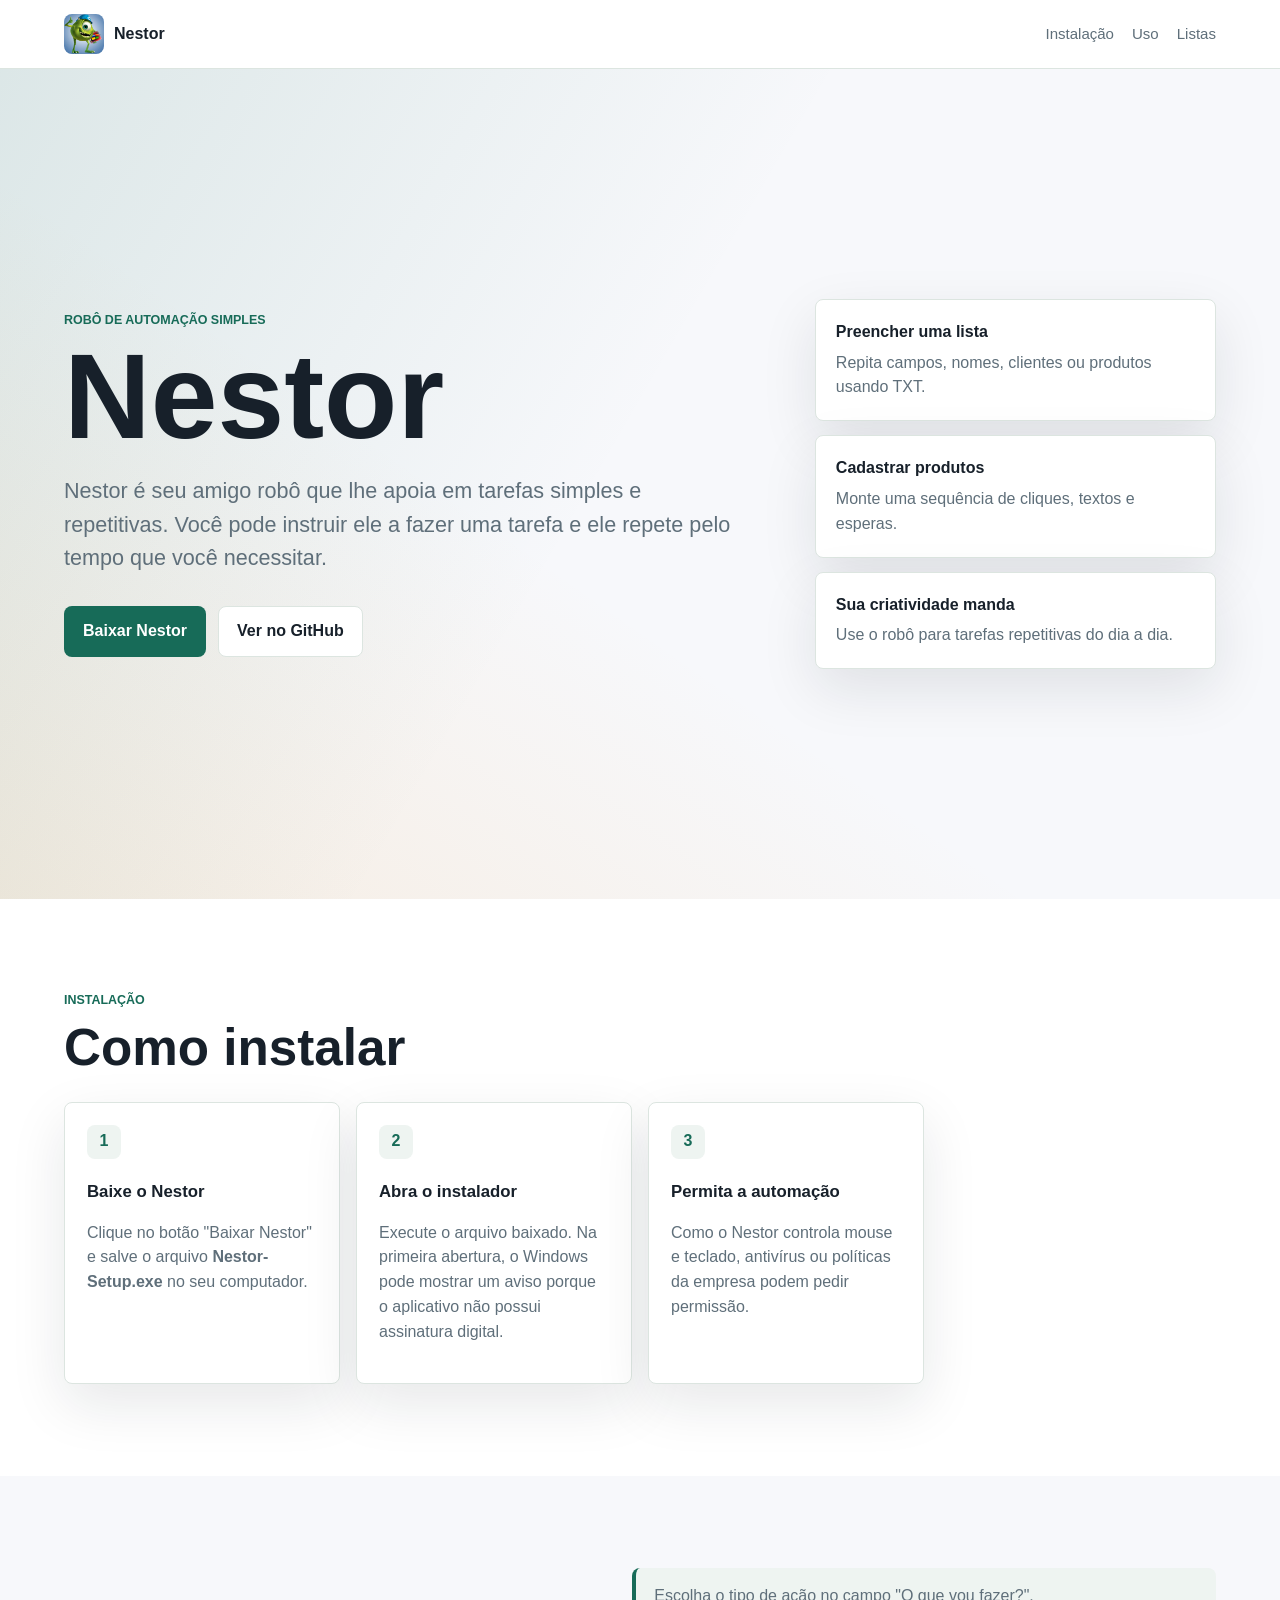
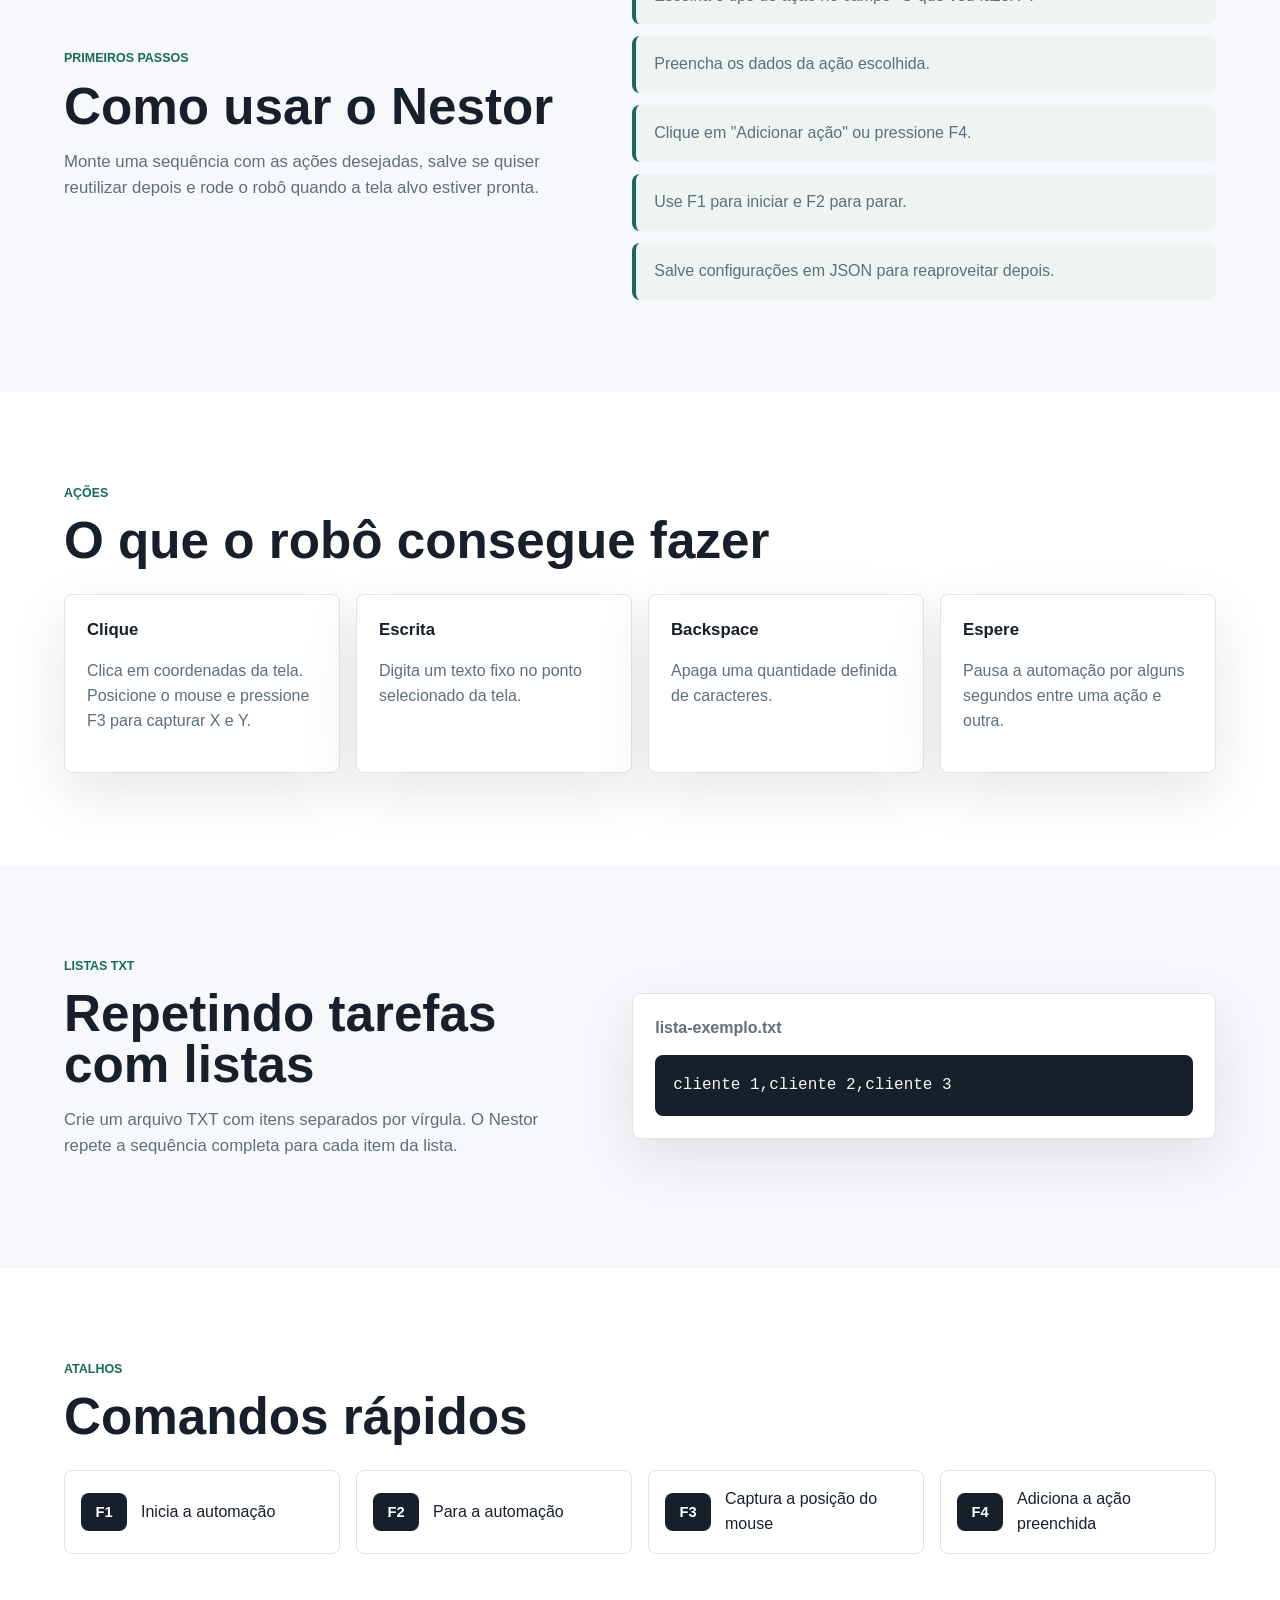
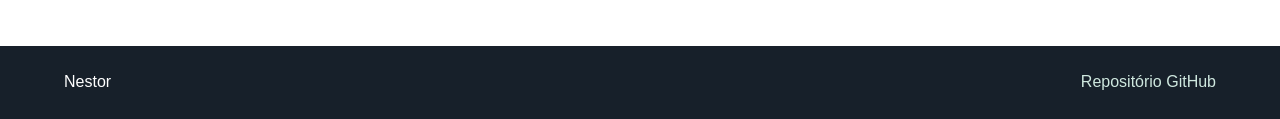
<file: index.html>
<!doctype html>
<html lang="pt-BR">
  <head>
    <meta charset="utf-8">
    <meta name="viewport" content="width=device-width, initial-scale=1">
    <meta name="description" content="Documentação de instalação e uso do Nestor, um robô para tarefas simples e repetitivas.">
    <title>Nestor | Documentação</title>
    <link rel="stylesheet" href="styles.css">
  </head>
  <body>
    <header class="topbar">
      <a class="brand" href="#inicio" aria-label="Início da documentação do Nestor">
        <img src="assets/nestor-icon.jpg" alt="" width="40" height="40">
        <span>Nestor</span>
      </a>
      <nav aria-label="Navegação principal">
        <a href="#instalacao">Instalação</a>
        <a href="#uso">Uso</a>
        <a href="#listas">Listas</a>
      </nav>
    </header>

    <main>
      <section class="hero" id="inicio">
        <div class="hero-content">
          <p class="eyebrow">Robô de automação simples</p>
          <h1>Nestor</h1>
          <p class="lead">
            Nestor é seu amigo robô que lhe apoia em tarefas simples e repetitivas. Você pode instruir ele a fazer uma tarefa e ele repete pelo tempo que você necessitar.
          </p>
          <div class="actions">
            <a class="button primary" href="downloads/Nestor-Setup.exe" download>
              Baixar Nestor
            </a>
            <a class="button secondary" href="https://github.com/Mhenrique115/Nestor" target="_blank" rel="noreferrer">
              Ver no GitHub
            </a>
          </div>
        </div>
        <div class="hero-panel" aria-label="Exemplos de uso">
          <div>
            <strong>Preencher uma lista</strong>
            <span>Repita campos, nomes, clientes ou produtos usando TXT.</span>
          </div>
          <div>
            <strong>Cadastrar produtos</strong>
            <span>Monte uma sequência de cliques, textos e esperas.</span>
          </div>
          <div>
            <strong>Sua criatividade manda</strong>
            <span>Use o robô para tarefas repetitivas do dia a dia.</span>
          </div>
        </div>
      </section>

      <section class="section" id="instalacao">
        <div class="section-heading">
          <p class="eyebrow">Instalação</p>
          <h2>Como instalar</h2>
        </div>
        <div class="steps">
          <article>
            <span>1</span>
            <h3>Baixe o Nestor</h3>
            <p>Clique no botão "Baixar Nestor" e salve o arquivo <strong>Nestor-Setup.exe</strong> no seu computador.</p>
          </article>
          <article>
            <span>2</span>
            <h3>Abra o instalador</h3>
            <p>Execute o arquivo baixado. Na primeira abertura, o Windows pode mostrar um aviso porque o aplicativo não possui assinatura digital.</p>
          </article>
          <article>
            <span>3</span>
            <h3>Permita a automação</h3>
            <p>Como o Nestor controla mouse e teclado, antivírus ou políticas da empresa podem pedir permissão.</p>
          </article>
        </div>
      </section>

      <section class="section split" id="uso">
        <div class="section-heading">
          <p class="eyebrow">Primeiros passos</p>
          <h2>Como usar o Nestor</h2>
          <p>Monte uma sequência com as ações desejadas, salve se quiser reutilizar depois e rode o robô quando a tela alvo estiver pronta.</p>
        </div>
        <div class="checklist">
          <p>Escolha o tipo de ação no campo "O que vou fazer?".</p>
          <p>Preencha os dados da ação escolhida.</p>
          <p>Clique em "Adicionar ação" ou pressione F4.</p>
          <p>Use F1 para iniciar e F2 para parar.</p>
          <p>Salve configurações em JSON para reaproveitar depois.</p>
        </div>
      </section>

      <section class="section">
        <div class="section-heading">
          <p class="eyebrow">Ações</p>
          <h2>O que o robô consegue fazer</h2>
        </div>
        <div class="cards">
          <article>
            <h3>Clique</h3>
            <p>Clica em coordenadas da tela. Posicione o mouse e pressione F3 para capturar X e Y.</p>
          </article>
          <article>
            <h3>Escrita</h3>
            <p>Digita um texto fixo no ponto selecionado da tela.</p>
          </article>
          <article>
            <h3>Backspace</h3>
            <p>Apaga uma quantidade definida de caracteres.</p>
          </article>
          <article>
            <h3>Espere</h3>
            <p>Pausa a automação por alguns segundos entre uma ação e outra.</p>
          </article>
        </div>
      </section>

      <section class="section split" id="listas">
        <div class="section-heading">
          <p class="eyebrow">Listas TXT</p>
          <h2>Repetindo tarefas com listas</h2>
          <p>Crie um arquivo TXT com itens separados por vírgula. O Nestor repete a sequência completa para cada item da lista.</p>
        </div>
        <div class="code-box">
          <span>lista-exemplo.txt</span>
          <code>cliente 1,cliente 2,cliente 3</code>
        </div>
      </section>

      <section class="section">
        <div class="section-heading">
          <p class="eyebrow">Atalhos</p>
          <h2>Comandos rápidos</h2>
        </div>
        <div class="shortcuts">
          <div><kbd>F1</kbd><span>Inicia a automação</span></div>
          <div><kbd>F2</kbd><span>Para a automação</span></div>
          <div><kbd>F3</kbd><span>Captura a posição do mouse</span></div>
          <div><kbd>F4</kbd><span>Adiciona a ação preenchida</span></div>
        </div>
      </section>

    </main>

    <footer>
      <span>Nestor</span>
      <a href="https://github.com/Mhenrique115/Nestor" target="_blank" rel="noreferrer">Repositório GitHub</a>
    </footer>
  </body>
</html>
</file>
<file: styles.css>
:root {
  color-scheme: light;
  --bg: #f7f8fb;
  --surface: #ffffff;
  --surface-soft: #eef4f1;
  --text: #17202a;
  --muted: #5f6f7a;
  --line: #dce5e0;
  --primary: #176b58;
  --primary-dark: #0f4d40;
  --accent: #ef9d32;
  --shadow: 0 20px 55px rgba(23, 32, 42, 0.1);
}

* {
  box-sizing: border-box;
}

html {
  scroll-behavior: smooth;
}

body {
  margin: 0;
  background: var(--bg);
  color: var(--text);
  font-family: Arial, Helvetica, sans-serif;
  line-height: 1.55;
}

a {
  color: inherit;
  text-decoration: none;
}

.topbar {
  position: sticky;
  top: 0;
  z-index: 10;
  display: flex;
  align-items: center;
  justify-content: space-between;
  gap: 24px;
  padding: 14px clamp(18px, 5vw, 72px);
  background: rgba(255, 255, 255, 0.92);
  border-bottom: 1px solid var(--line);
  backdrop-filter: blur(14px);
}

.brand {
  display: inline-flex;
  align-items: center;
  gap: 10px;
  font-weight: 800;
}

.brand img {
  border-radius: 8px;
  object-fit: cover;
}

nav {
  display: flex;
  flex-wrap: wrap;
  justify-content: flex-end;
  gap: 10px 18px;
  color: var(--muted);
  font-size: 0.94rem;
}

nav a:hover,
footer a:hover {
  color: var(--primary);
}

main {
  overflow: hidden;
}

.hero {
  display: grid;
  grid-template-columns: minmax(0, 1.1fr) minmax(280px, 0.65fr);
  gap: clamp(28px, 6vw, 72px);
  align-items: center;
  min-height: calc(100vh - 70px);
  padding: clamp(54px, 8vw, 100px) clamp(18px, 5vw, 72px);
  background:
    linear-gradient(120deg, rgba(23, 107, 88, 0.12), transparent 48%),
    linear-gradient(35deg, rgba(239, 157, 50, 0.13), transparent 42%),
    var(--bg);
}

.hero-content {
  max-width: 760px;
}

.eyebrow {
  margin: 0 0 12px;
  color: var(--primary);
  font-size: 0.78rem;
  font-weight: 800;
  letter-spacing: 0;
  text-transform: uppercase;
}

h1,
h2,
h3,
p {
  overflow-wrap: anywhere;
}

h1 {
  margin: 0;
  font-size: clamp(3.2rem, 10vw, 7.5rem);
  line-height: 0.9;
}

h2 {
  margin: 0;
  font-size: clamp(2rem, 4vw, 3.5rem);
  line-height: 1;
}

h3 {
  margin: 0 0 10px;
  font-size: 1.05rem;
}

.lead {
  max-width: 680px;
  margin: 24px 0 0;
  color: var(--muted);
  font-size: clamp(1.08rem, 2vw, 1.35rem);
}

.actions {
  display: flex;
  flex-wrap: wrap;
  gap: 12px;
  margin-top: 32px;
}

.button {
  display: inline-flex;
  align-items: center;
  justify-content: center;
  min-height: 48px;
  padding: 12px 18px;
  border: 1px solid transparent;
  border-radius: 8px;
  font-weight: 800;
}

.button.primary {
  background: var(--primary);
  color: #ffffff;
}

.button.primary:hover {
  background: var(--primary-dark);
}

.button.secondary {
  background: var(--surface);
  border-color: var(--line);
  color: var(--text);
}

.button.secondary:hover {
  border-color: var(--primary);
  color: var(--primary);
}

.hero-panel {
  display: grid;
  gap: 14px;
}

.hero-panel div,
.steps article,
.cards article,
.code-box,
.shortcuts div {
  background: var(--surface);
  border: 1px solid var(--line);
  border-radius: 8px;
  box-shadow: var(--shadow);
}

.hero-panel div {
  padding: 20px;
}

.hero-panel strong,
.hero-panel span {
  display: block;
}

.hero-panel span {
  margin-top: 6px;
  color: var(--muted);
}

.section {
  padding: clamp(54px, 8vw, 92px) clamp(18px, 5vw, 72px);
}

.section:nth-of-type(even) {
  background: var(--surface);
}

.section-heading {
  max-width: 760px;
}

.section-heading p:not(.eyebrow) {
  color: var(--muted);
  font-size: 1.05rem;
}

.steps,
.cards,
.shortcuts {
  display: grid;
  grid-template-columns: repeat(4, minmax(0, 1fr));
  gap: 16px;
  margin-top: 28px;
}

.steps article,
.cards article {
  padding: 22px;
}

.steps span {
  display: inline-grid;
  place-items: center;
  width: 34px;
  height: 34px;
  margin-bottom: 20px;
  border-radius: 8px;
  background: var(--surface-soft);
  color: var(--primary);
  font-weight: 800;
}

.steps p,
.cards p,
.checklist p,
.deploy li {
  color: var(--muted);
}

.split {
  display: grid;
  grid-template-columns: minmax(0, 0.85fr) minmax(280px, 1fr);
  gap: clamp(28px, 6vw, 72px);
  align-items: center;
}

.checklist {
  display: grid;
  gap: 12px;
}

.checklist p {
  margin: 0;
  padding: 16px 18px;
  background: var(--surface-soft);
  border-left: 4px solid var(--primary);
  border-radius: 8px;
}

.code-box {
  padding: 22px;
}

.code-box span,
.code-box code {
  display: block;
}

.code-box span {
  margin-bottom: 14px;
  color: var(--muted);
  font-weight: 800;
}

.code-box code {
  padding: 18px;
  overflow-x: auto;
  background: #17202a;
  border-radius: 8px;
  color: #f7f8fb;
  font-family: Consolas, Monaco, monospace;
  white-space: nowrap;
}

.shortcuts div {
  display: flex;
  align-items: center;
  gap: 14px;
  min-height: 74px;
  padding: 16px;
  box-shadow: none;
}

kbd {
  display: inline-grid;
  place-items: center;
  min-width: 46px;
  height: 38px;
  padding: 0 10px;
  border-radius: 8px;
  background: var(--text);
  color: #ffffff;
  font: 800 0.92rem Arial, Helvetica, sans-serif;
}

.deploy ol {
  max-width: 860px;
  margin: 28px 0 0;
  padding-left: 22px;
}

.deploy li + li {
  margin-top: 10px;
}

footer {
  display: flex;
  align-items: center;
  justify-content: space-between;
  gap: 16px;
  padding: 24px clamp(18px, 5vw, 72px);
  background: var(--text);
  color: #ffffff;
}

footer a {
  color: #cfe8df;
}

@media (max-width: 920px) {
  .hero,
  .split {
    grid-template-columns: 1fr;
  }

  .hero {
    min-height: auto;
  }

  .steps,
  .cards,
  .shortcuts {
    grid-template-columns: repeat(2, minmax(0, 1fr));
  }
}

@media (max-width: 640px) {
  .topbar {
    position: static;
    align-items: flex-start;
    flex-direction: column;
  }

  nav {
    justify-content: flex-start;
  }

  .steps,
  .cards,
  .shortcuts {
    grid-template-columns: 1fr;
  }

  .button {
    width: 100%;
  }

  footer {
    align-items: flex-start;
    flex-direction: column;
  }
}
</file>
